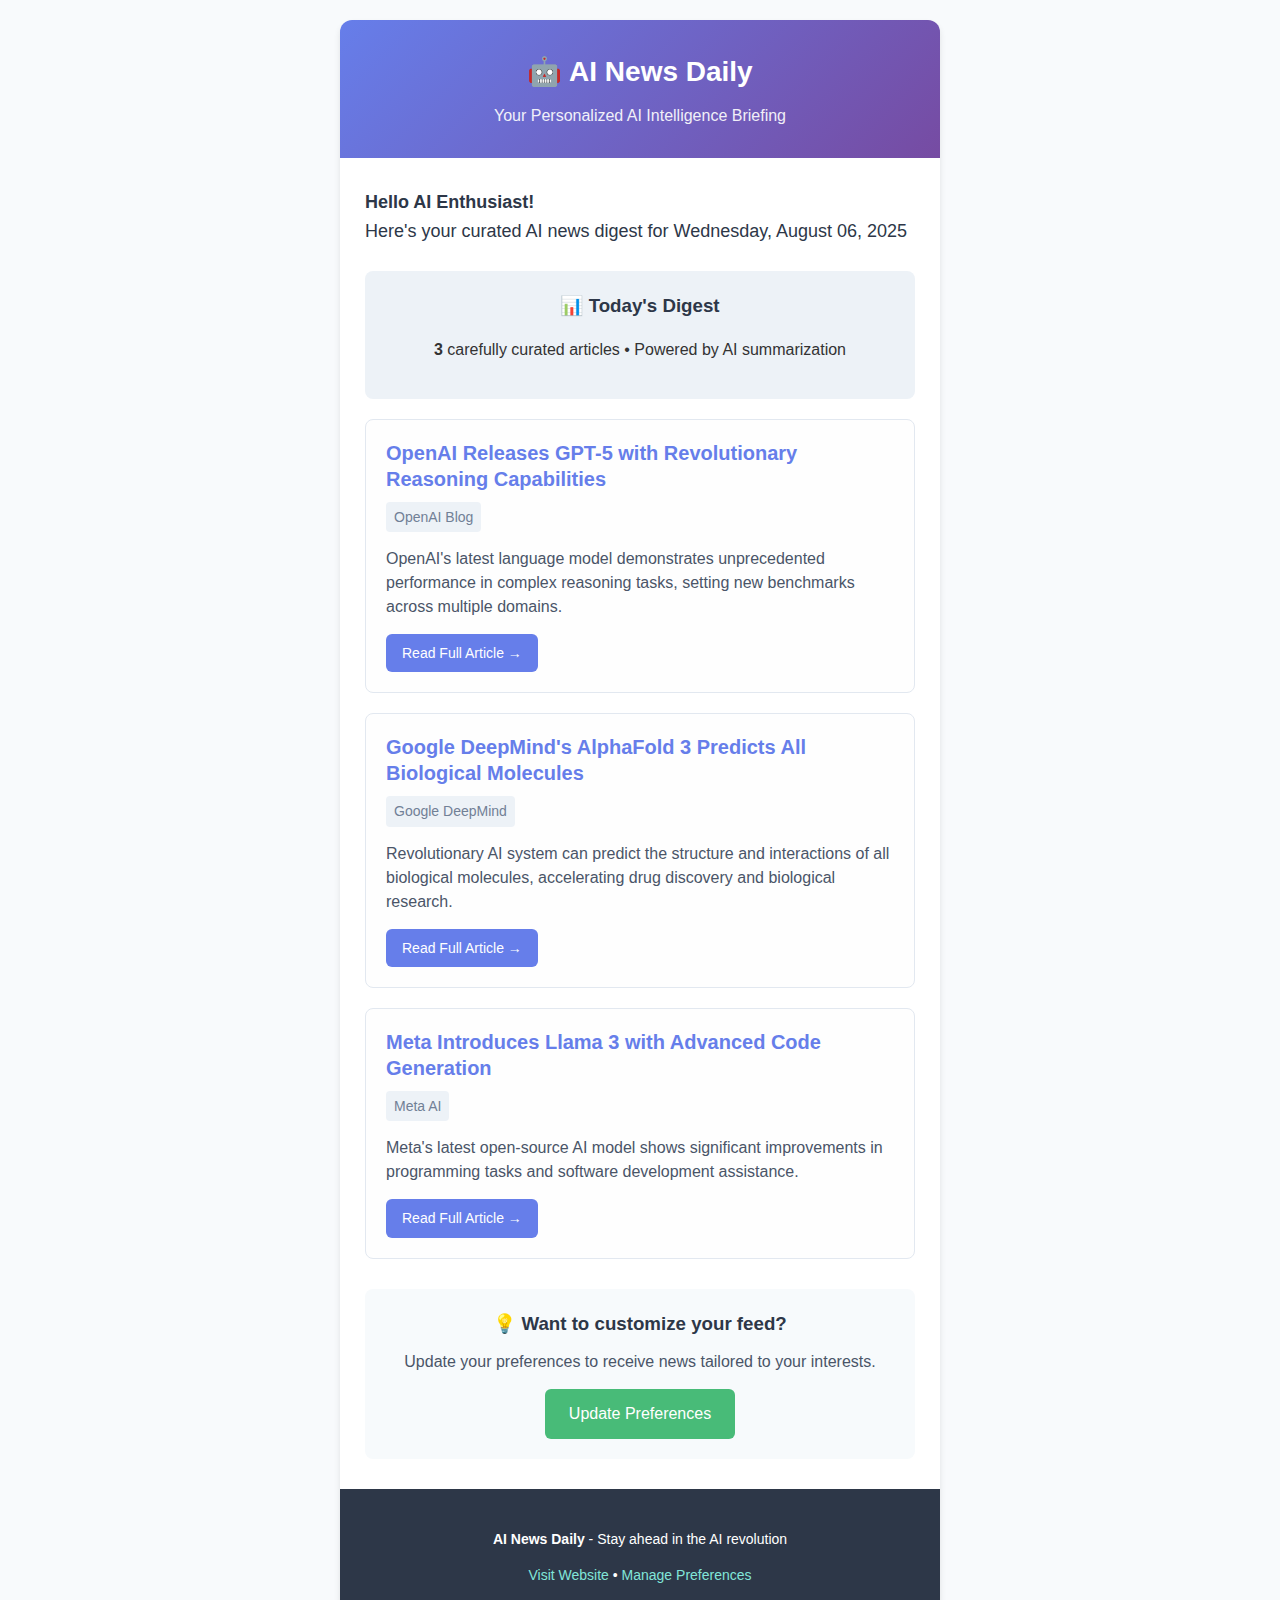
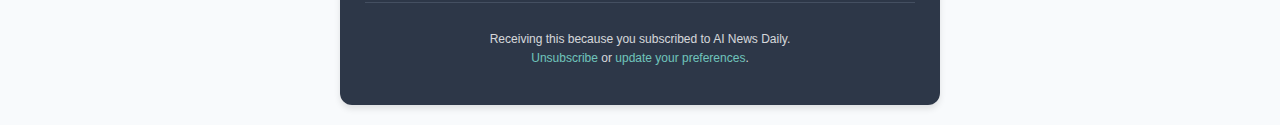
<file: email_preview.html>
<!DOCTYPE html>
<html lang="en">
<head>
    <meta charset="UTF-8">
    <meta name="viewport" content="width=device-width, initial-scale=1.0">
    <title>🤖 AI News Daily - Wednesday, August 06, 2025</title>
    <style>
        body {
            font-family: -apple-system, BlinkMacSystemFont, 'Segoe UI', Roboto, Oxygen, Ubuntu, Cantarell, sans-serif;
            line-height: 1.6;
            color: #333;
            max-width: 600px;
            margin: 0 auto;
            padding: 20px;
            background-color: #f8fafc;
        }
        .container {
            background-color: white;
            border-radius: 12px;
            box-shadow: 0 4px 6px rgba(0, 0, 0, 0.1);
            overflow: hidden;
        }
        .header {
            background: linear-gradient(135deg, #667eea 0%, #764ba2 100%);
            color: white;
            padding: 30px 25px;
            text-align: center;
        }
        .header h1 {
            margin: 0;
            font-size: 28px;
            font-weight: 700;
        }
        .header p {
            margin: 8px 0 0 0;
            opacity: 0.9;
            font-size: 16px;
        }
        .content {
            padding: 30px 25px;
        }
        .greeting {
            font-size: 18px;
            margin-bottom: 25px;
            color: #2d3748;
        }
        .article {
            border: 1px solid #e2e8f0;
            border-radius: 8px;
            padding: 20px;
            margin-bottom: 20px;
            background-color: #fefefe;
            transition: box-shadow 0.2s ease;
        }
        .article:hover {
            box-shadow: 0 2px 8px rgba(0, 0, 0, 0.1);
        }
        .article-title {
            font-size: 20px;
            font-weight: 600;
            color: #2d3748;
            margin-bottom: 10px;
            line-height: 1.3;
        }
        .article-title a {
            color: #667eea;
            text-decoration: none;
        }
        .article-title a:hover {
            text-decoration: underline;
        }
        .article-meta {
            font-size: 14px;
            color: #718096;
            margin-bottom: 15px;
            display: flex;
            align-items: center;
            gap: 15px;
        }
        .article-source {
            background-color: #edf2f7;
            padding: 4px 8px;
            border-radius: 4px;
            font-weight: 500;
        }
        .article-description {
            color: #4a5568;
            margin-bottom: 15px;
            line-height: 1.5;
        }
        .article-summary {
            background-color: #f7fafc;
            border-left: 4px solid #667eea;
            padding: 15px;
            margin-top: 15px;
            border-radius: 0 4px 4px 0;
        }
        .article-summary h4 {
            margin: 0 0 8px 0;
            color: #2d3748;
            font-size: 14px;
            font-weight: 600;
            text-transform: uppercase;
            letter-spacing: 0.5px;
        }
        .read-more {
            display: inline-block;
            background-color: #667eea;
            color: white;
            padding: 8px 16px;
            border-radius: 6px;
            text-decoration: none;
            font-weight: 500;
            font-size: 14px;
            transition: background-color 0.2s ease;
        }
        .read-more:hover {
            background-color: #5a67d8;
        }
        .footer {
            background-color: #2d3748;
            color: white;
            padding: 25px;
            text-align: center;
            font-size: 14px;
        }
        .footer a {
            color: #81e6d9;
            text-decoration: none;
        }
        .footer a:hover {
            text-decoration: underline;
        }
        .unsubscribe {
            margin-top: 15px;
            padding-top: 15px;
            border-top: 1px solid #4a5568;
            font-size: 12px;
            opacity: 0.8;
        }
        .stats {
            background-color: #edf2f7;
            padding: 20px;
            margin: 20px 0;
            border-radius: 8px;
            text-align: center;
        }
        .stats h3 {
            margin: 0 0 10px 0;
            color: #2d3748;
        }
        @media (max-width: 600px) {
            body {
                padding: 10px;
            }
            .header, .content, .footer {
                padding: 20px 15px;
            }
            .article {
                padding: 15px;
            }
        }
    </style>
</head>
<body>
    <div class="container">
        <!-- Header -->
        <div class="header">
            <h1>🤖 AI News Daily</h1>
            <p>Your Personalized AI Intelligence Briefing</p>
        </div>

        <!-- Content -->
        <div class="content">
            <div class="greeting">
                <strong>Hello AI Enthusiast!</strong><br>
                Here's your curated AI news digest for Wednesday, August 06, 2025
            </div>

            <!-- Stats Section -->
            
            <div class="stats">
                <h3>📊 Today's Digest</h3>
                <p><strong>3</strong> carefully curated articles • Powered by AI summarization</p>
            </div>
            

            <!-- Articles -->
            
                
                <div class="article">
                    <div class="article-title">
                        <a href="https://openai.com/blog/gpt-5-reasoning" target="_blank">OpenAI Releases GPT-5 with Revolutionary Reasoning Capabilities</a>
                    </div>
                    
                    <div class="article-meta">
                        <span class="article-source">OpenAI Blog</span>
                        
                        
                    </div>

                    <div class="article-description">
                        OpenAI&#39;s latest language model demonstrates unprecedented performance in complex reasoning tasks, setting new benchmarks across multiple domains.
                    </div>

                    

                    <a href="https://openai.com/blog/gpt-5-reasoning" target="_blank" class="read-more">
                        Read Full Article →
                    </a>
                </div>
                
                <div class="article">
                    <div class="article-title">
                        <a href="https://deepmind.google/discover/blog/alphafold-3-predicts-all-molecules" target="_blank">Google DeepMind&#39;s AlphaFold 3 Predicts All Biological Molecules</a>
                    </div>
                    
                    <div class="article-meta">
                        <span class="article-source">Google DeepMind</span>
                        
                        
                    </div>

                    <div class="article-description">
                        Revolutionary AI system can predict the structure and interactions of all biological molecules, accelerating drug discovery and biological research.
                    </div>

                    

                    <a href="https://deepmind.google/discover/blog/alphafold-3-predicts-all-molecules" target="_blank" class="read-more">
                        Read Full Article →
                    </a>
                </div>
                
                <div class="article">
                    <div class="article-title">
                        <a href="https://ai.meta.com/blog/llama-3-code-generation" target="_blank">Meta Introduces Llama 3 with Advanced Code Generation</a>
                    </div>
                    
                    <div class="article-meta">
                        <span class="article-source">Meta AI</span>
                        
                        
                    </div>

                    <div class="article-description">
                        Meta&#39;s latest open-source AI model shows significant improvements in programming tasks and software development assistance.
                    </div>

                    

                    <a href="https://ai.meta.com/blog/llama-3-code-generation" target="_blank" class="read-more">
                        Read Full Article →
                    </a>
                </div>
                
            

            <!-- Call to Action -->
            <div style="text-align: center; margin-top: 30px; padding: 20px; background-color: #f7fafc; border-radius: 8px;">
                <h3 style="margin: 0 0 10px 0; color: #2d3748;">💡 Want to customize your feed?</h3>
                <p style="margin: 0 0 15px 0; color: #4a5568;">Update your preferences to receive news tailored to your interests.</p>
                <a href="http://localhost:5000/preferences/test@example.com" 
                   style="display: inline-block; background-color: #48bb78; color: white; padding: 12px 24px; border-radius: 6px; text-decoration: none; font-weight: 500;">
                    Update Preferences
                </a>
            </div>
        </div>

        <!-- Footer -->
        <div class="footer">
            <p><strong>AI News Daily</strong> - Stay ahead in the AI revolution</p>
            <p>
                <a href="http://localhost:5000/">Visit Website</a> • 
                <a href="http://localhost:5000/preferences/test@example.com">Manage Preferences</a>
            </p>
            
            <div class="unsubscribe">
                <p>
                    Receiving this because you subscribed to AI News Daily.<br>
                    <a href="http://localhost:5000/unsubscribe/test@example.com">Unsubscribe</a> or 
                    <a href="http://localhost:5000/preferences/test@example.com">update your preferences</a>.
                </p>
            </div>
        </div>
    </div>
</body>
</html>
</file>
